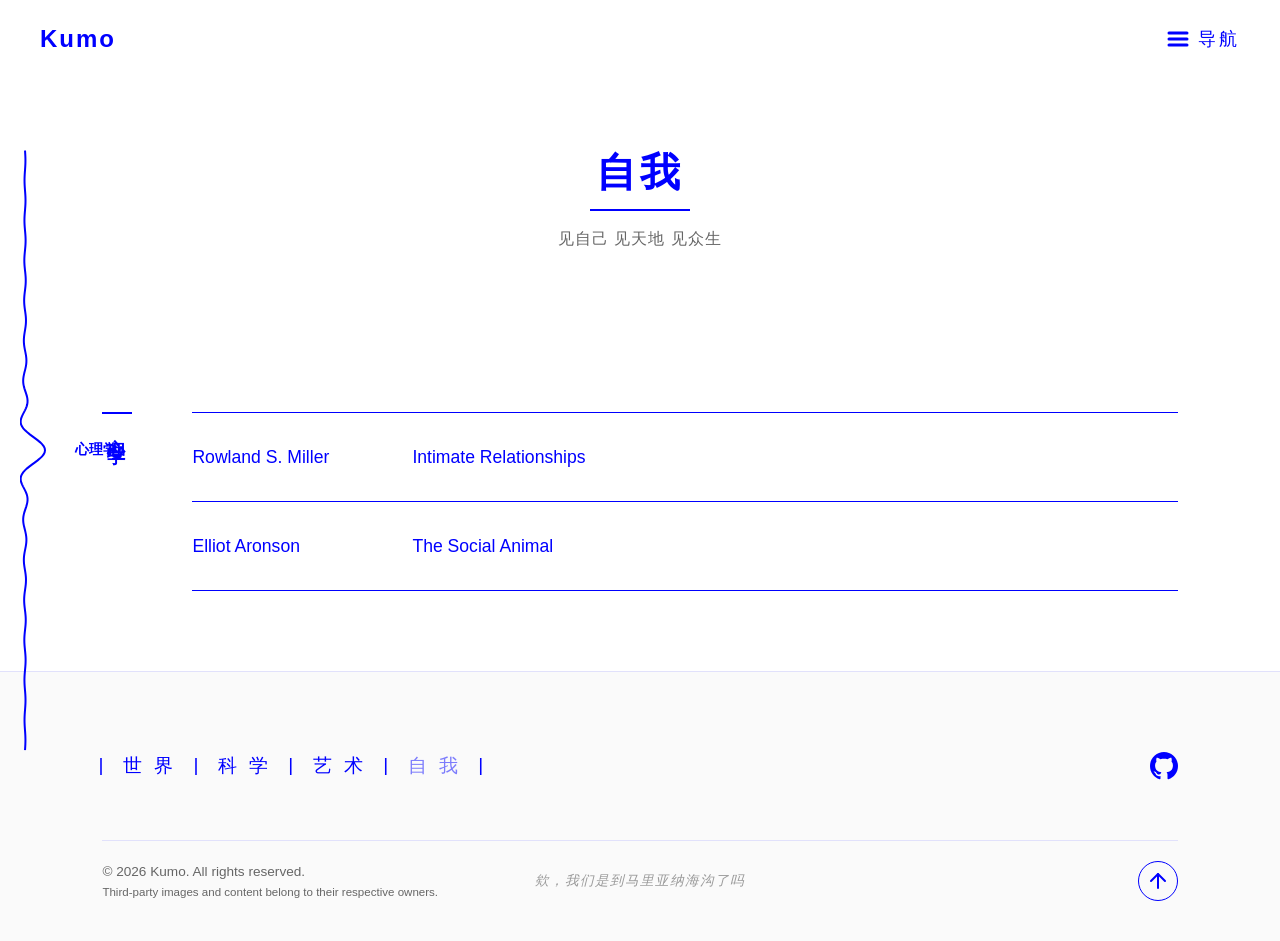
<file: humanity.html>
<!DOCTYPE html>
<html lang="zh-CN">

<head>
    <meta charset="UTF-8">
    <meta name="viewport" content="width=device-width, initial-scale=1.0">
    <link rel="icon" type="image/png" href="./images/index/star.png">
    <title>探索自我中</title>
    <meta http-equiv="Content-Security-Policy"
        content="default-src 'self'; img-src 'self' data: https:; script-src 'self' 'unsafe-inline'; style-src 'self' 'unsafe-inline'; font-src 'self';">
    <link rel="stylesheet" href="substyle.css">
</head>

<body>

    <div class="main-wrapper" id="mainWrapper">

        <header id="header">
            <a href="index.html" class="logo" id="homeLogo">Kumo</a>
            <div class="menu-btn" id="openMenuBtn">
                <svg width="24" height="24" viewBox="0 0 24 24" fill="none" stroke="currentColor" stroke-width="3"
                    stroke-linecap="round" stroke-linejoin="round" class="menu-icon-svg">
                    <line x1="3" y1="12" x2="21" y2="12"></line>
                    <line x1="3" y1="6" x2="21" y2="6"></line>
                    <line x1="3" y1="18" x2="21" y2="18"></line>
                </svg>
                导航
            </div>
        </header>

        <section class="science-intro">
            <h1 class="reveal wipe-left title-wipe">自我</h1>
            <div class="line reveal wipe-left line-wipe"></div>
            <p class="reveal subtitle-fade">见自己 见天地 见众生</p>

        </section>

        <section id="module-psy" class="works-module">
            <div class="works-container">
                <div class="works-sidebar reveal">
                    <div class="sidebar-line"></div>
                    <span class="sidebar-text zh-text">心理学</span>
                </div>

                <div class="works-content">
                    <a href="https://www.mheducation.com/highered/product/intimate-relationships-miller.html?viewOption=student"
                        target="_blank" rel="noopener noreferrer" class="work-list-item reveal">
                        <div class="work-header">
                            <span class="work-author">Rowland S. Miller</span>
                            <span class="work-name">Intimate Relationships</span>
                        </div>
                        <div class="work-body">
                            <div class="work-body-inner">
                                <div class="work-img-wrapper">
                                    <img src="./images/humanity/ir.jpg" alt="Cover of the Intimate Relationships Book">
                                </div>
                            </div>
                        </div>
                    </a>

                    <a href="https://archive.org/details/socialanimal0000aron_e7y9" target="_blank"
                        rel="noopener noreferrer" class="work-list-item reveal">
                        <div class="work-header">
                            <span class="work-author">Elliot Aronson</span>
                            <span class="work-name">The Social Animal</span>
                        </div>
                        <div class="work-body">
                            <div class="work-body-inner">
                                <div class="work-img-wrapper">
                                    <img src="./images/humanity/tsa.jpg" alt="Cover of the Social Animal Book">
                                </div>
                            </div>
                        </div>
                    </a>
                </div>
            </div>

        </section>


        <footer class="site-footer">
            <div class="footer-top">
                <div class="footer-nav">
                    <div class="nav-slider"></div>
                    <span class="pipe">|</span>
                    <a href="world.html">世界</a>
                    <span class="pipe">|</span>
                    <a href="science.html">科学</a>
                    <span class="pipe">|</span>
                    <a href="art.html">艺术</a>
                    <span class="pipe">|</span>
                    <a href="humanity.html" class="disabled-link">自我</a>
                    <span class="pipe">|</span>
                </div>
                <div class="footer-social">
                    <a href="https://github.com/KumoZYW" target="_blank" rel="noopener noreferrer" aria-label="GitHub">
                        <svg width="28" height="28" viewBox="0 0 24 24" fill="currentColor">
                            <path
                                d="M12 0c-6.626 0-12 5.373-12 12 0 5.302 3.438 9.8 8.207 11.387.599.111.793-.261.793-.577v-2.234c-3.338.726-4.033-1.416-4.033-1.416-.546-1.387-1.333-1.756-1.333-1.756-1.089-.745.083-.729.083-.729 1.205.084 1.839 1.237 1.839 1.237 1.07 1.834 2.807 1.304 3.492.997.107-.775.418-1.305.762-1.604-2.665-.305-5.467-1.334-5.467-5.931 0-1.311.469-2.381 1.236-3.221-.124-.303-.535-1.524.117-3.176 0 0 1.008-.322 3.301 1.23.957-.266 1.983-.399 3.003-.404 1.02.005 2.047.138 3.006.404 2.291-1.552 3.297-1.23 3.297-1.23.653 1.653.242 2.874.118 3.176.77.84 1.235 1.911 1.235 3.221 0 4.609-2.807 5.624-5.479 5.921.43.372.823 1.102.823 2.222v3.293c0 .319.192.694.801.576 4.765-1.589 8.199-6.086 8.199-11.386 0-6.627-5.373-12-12-12z" />
                        </svg>
                    </a>
                </div>
            </div>

            <div class="footer-bottom">
                <div class="copyright">
                    <p>© 2026 Kumo. All rights reserved.</p>
                    <p style="font-size: 0.85em">Third-party images and content belong to their respective owners.</p>
                </div>
                <div class="mariana-text">欸，我们是到马里亚纳海沟了吗</div>
                <div class="back-to-top-btn" id="footerBackToTop" title="回到顶部">
                    <svg width="24" height="24" viewBox="0 0 24 24" fill="none" stroke="currentColor" stroke-width="2"
                        stroke-linecap="round" stroke-linejoin="round">
                        <line x1="12" y1="19" x2="12" y2="5"></line>
                        <polyline points="5 12 12 5 19 12"></polyline>
                    </svg>
                </div>
            </div>
        </footer>

    </div>

    <div class="menu-overlay" id="menuOverlay"></div>

    <div class="side-menu" id="sideMenu">

        <div class="menu-header">
            <a href="index.html" class="logo" id="menuHomeLogo" style="color: white;">Kumo</a>
            <div class="close-btn" id="closeMenuBtn">
                <svg width="24" height="24" viewBox="0 0 24 24" fill="none" stroke="currentColor" stroke-width="3"
                    stroke-linecap="round" stroke-linejoin="round" class="close-icon-svg">
                    <line x1="18" y1="6" x2="6" y2="18"></line>
                    <line x1="6" y1="6" x2="18" y2="18"></line>
                </svg>
                返回
            </div>
        </div>

        <div class="menu-slogan">
            <span class="slogan-line">疏影橫斜<span class="alt-char">水</span>清淺</span>
            <span class="slogan-line">暗香浮動月黃昏</span>
        </div>

        <div class="menu-content">
            <div class="large-links">
                <a href="world.html">世界</a>
                <a href="science.html">科学</a>
                <a href="art.html">艺术</a>
                <a href="humanity.html" class="disabled-link">自我</a>
            </div>

            <div class="bottom-links">
                <a href="index.html#about-module" class="about-link" onclick="closeMenu()">关于我</a>

                <div class="contact-row">
                    <span class="contact-text">联系我</span> <a href="https://github.com/KumoZYW" target="_blank"
                        rel="noopener noreferrer" class="github-icon" aria-label="GitHub">
                        <svg width="28" height="28" viewBox="0 0 24 24" fill="currentColor">
                            <path
                                d="M12 0c-6.626 0-12 5.373-12 12 0 5.302 3.438 9.8 8.207 11.387.599.111.793-.261.793-.577v-2.234c-3.338.726-4.033-1.416-4.033-1.416-.546-1.387-1.333-1.756-1.333-1.756-1.089-.745.083-.729.083-.729 1.205.084 1.839 1.237 1.839 1.237 1.07 1.834 2.807 1.304 3.492.997.107-.775.418-1.305.762-1.604-2.665-.305-5.467-1.334-5.467-5.931 0-1.311.469-2.381 1.236-3.221-.124-.303-.535-1.524.117-3.176 0 0 1.008-.322 3.301 1.23.957-.266 1.983-.399 3.003-.404 1.02.005 2.047.138 3.006.404 2.291-1.552 3.297-1.23 3.297-1.23.653 1.653.242 2.874.118 3.176.77.84 1.235 1.911 1.235 3.221 0 4.609-2.807 5.624-5.479 5.921.43.372.823 1.102.823 2.222v3.293c0 .319.192.694.801.576 4.765-1.589 8.199-6.086 8.199-11.386 0-6.627-5.373-12-12-12z" />
                        </svg>
                    </a>
                </div>
            </div>
        </div>
    </div>

    <div id="sinc-indicator">
        <svg id="sinc-svg" width="50" height="600" viewBox="0 0 50 600">
            <path id="sinc-path" stroke="#0000ff" stroke-width="2" fill="none" />
        </svg>
        <ul id="sinc-list">
            <li data-target="module-psy">心理学</li>
        </ul>
    </div>
    <script src="sub.js"></script>

</body>

</html>
</file>
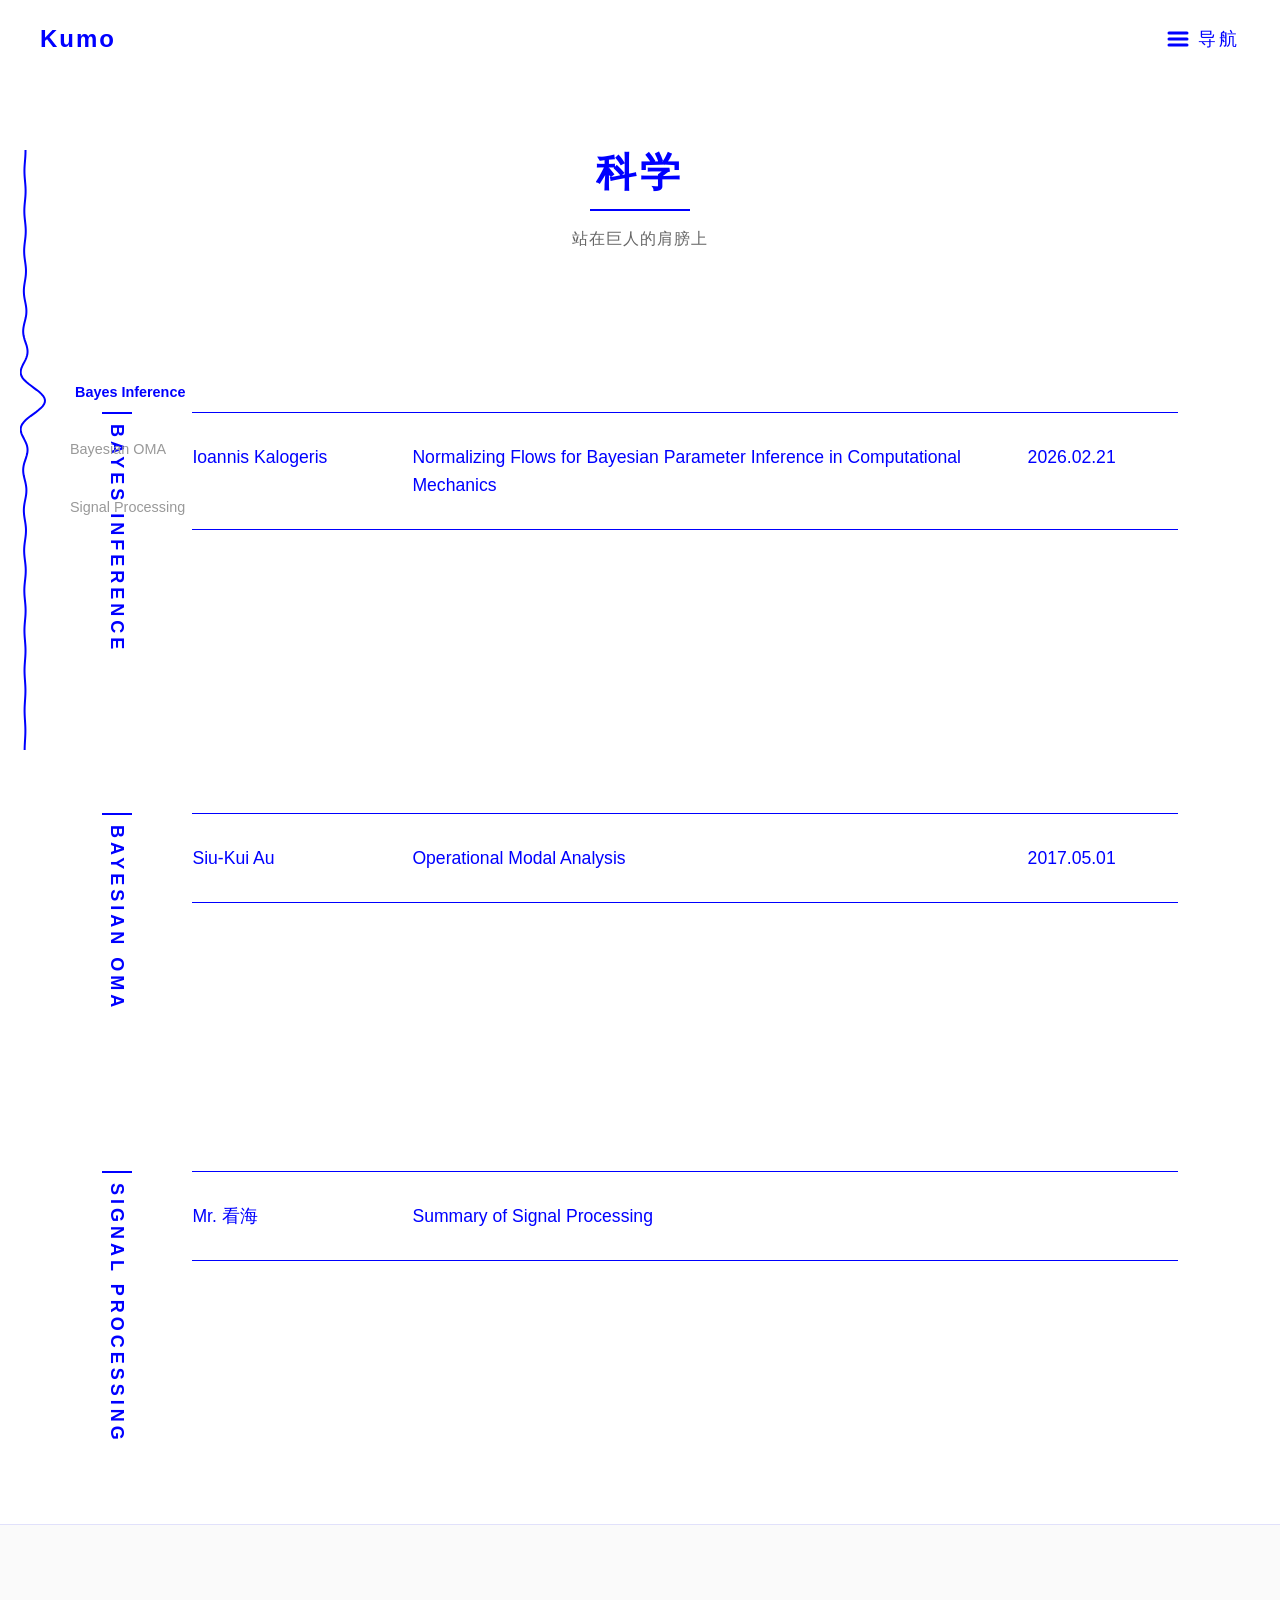
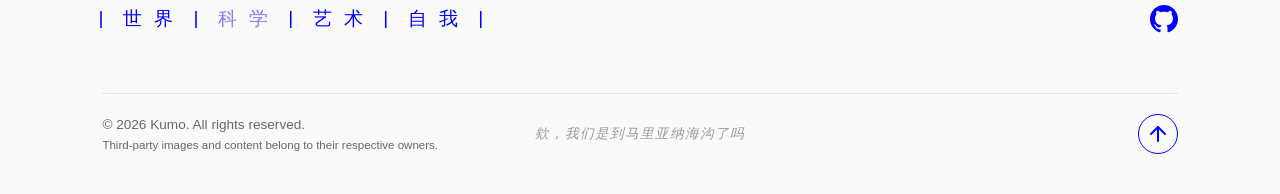
<file: science.html>
<!DOCTYPE html>
<html lang="zh-CN">

<head>
    <meta charset="UTF-8">
    <meta name="viewport" content="width=device-width, initial-scale=1.0">
    <link rel="icon" type="image/png" href="./images/index/star.png">
    <title>探索科学中</title>
    <meta http-equiv="Content-Security-Policy"
        content="default-src 'self'; img-src 'self' data: https:; script-src 'self' 'unsafe-inline'; style-src 'self' 'unsafe-inline'; font-src 'self';">
    <link rel="stylesheet" href="substyle.css">
</head>

<body>

    <div class="main-wrapper" id="mainWrapper">

        <header id="header">
            <a href="index.html" class="logo" id="homeLogo">Kumo</a>
            <div class="menu-btn" id="openMenuBtn">
                <svg width="24" height="24" viewBox="0 0 24 24" fill="none" stroke="currentColor" stroke-width="3"
                    stroke-linecap="round" stroke-linejoin="round" class="menu-icon-svg">
                    <line x1="3" y1="12" x2="21" y2="12"></line>
                    <line x1="3" y1="6" x2="21" y2="6"></line>
                    <line x1="3" y1="18" x2="21" y2="18"></line>
                </svg>
                导航
            </div>
        </header>

        <section class="science-intro">
            <h1 class="reveal wipe-left title-wipe">科学</h1>
            <div class="line reveal wipe-left line-wipe"></div>
            <p class="reveal subtitle-fade">站在巨人的肩膀上</p>

        </section>

        <section id="module-bi" class="works-module">
            <div class="works-container">
                <div class="works-sidebar reveal">
                    <div class="sidebar-line"></div>
                    <span class="sidebar-text">Bayes Inference</span>
                </div>

                <div class="works-content">
                    <a href="https://www.sciencedirect.com/science/article/abs/pii/S0952197626005440" target="_blank"
                        rel="noopener noreferrer" class="work-list-item reveal">
                        <div class="work-header">
                            <span class="work-author">Ioannis Kalogeris</span>
                            <span class="work-name">Normalizing Flows for Bayesian Parameter Inference in Computational
                                Mechanics</span>
                            <span class="work-date">2026.02.21</span>
                        </div>
                        <div class="work-body">
                            <div class="work-body-inner">
                                <div class="work-img-wrapper">
                                    <img src="./images/science/EAAI.jpg" alt="Cover of the EAAI Paper">
                                </div>
                            </div>
                        </div>
                    </a>
                </div>
            </div>

        </section>

        <section id="module-boma" class="works-module">
            <div class="works-container">
                <div class="works-sidebar reveal">
                    <div class="sidebar-line"></div>
                    <span class="sidebar-text">Bayesian OMA</span>
                </div>

                <div class="works-content">
                    <a href="https://link.springer.com/book/10.1007/978-981-10-4118-1" target="_blank"
                        rel="noopener noreferrer" class="work-list-item-link">
                        <div class="work-list-item reveal">
                            <div class="work-header">
                                <span class="work-author">Siu-Kui Au</span>
                                <span class="work-name">Operational Modal Analysis</span>
                                <span class="work-date">2017.05.01</span>
                            </div>
                            <div class="work-body">
                                <div class="work-body-inner">
                                    <div class="work-img-wrapper">
                                        <img src="./images/science/oma.png" alt="Cover of OMA Book">
                                    </div>
                                </div>
                            </div>
                        </div>
                    </a>

                </div>
            </div>
        </section>

        <section id="module-sp" class="works-module">
            <div class="works-container">
                <div class="works-sidebar reveal">
                    <div class="sidebar-line"></div>
                    <span class="sidebar-text">Signal processing</span>
                </div>

                <div class="works-content">
                    <a href="https://zhuanlan.zhihu.com/p/138141521" target="_blank" rel="noopener noreferrer"
                        class="work-list-item reveal">
                        <div class="work-header">
                            <span class="work-author">Mr. 看海</span>
                            <span class="work-name">Summary of Signal Processing</span>
                        </div>
                        <div class="work-body">
                            <div class="work-body-inner">
                                <div class="work-img-wrapper">
                                    <img src="./images/science/Mr_kanhai.png" alt="Homepage of Mr. 看海's blog">
                                </div>
                            </div>
                        </div>
                    </a>
                </div>

            </div>

        </section>

        <footer class="site-footer">
            <div class="footer-top">
                <div class="footer-nav">
                    <div class="nav-slider"></div>
                    <span class="pipe">|</span>
                    <a href="world.html">世界</a>
                    <span class="pipe">|</span>
                    <a href="science.html" class="disabled-link">科学</a>
                    <span class="pipe">|</span>
                    <a href="art.html">艺术</a>
                    <span class="pipe">|</span>
                    <a href="humanity.html">自我</a>
                    <span class="pipe">|</span>
                </div>
                <div class="footer-social">
                    <a href="https://github.com/KumoZYW" target="_blank" rel="noopener noreferrer" aria-label="GitHub">
                        <svg width="28" height="28" viewBox="0 0 24 24" fill="currentColor">
                            <path
                                d="M12 0c-6.626 0-12 5.373-12 12 0 5.302 3.438 9.8 8.207 11.387.599.111.793-.261.793-.577v-2.234c-3.338.726-4.033-1.416-4.033-1.416-.546-1.387-1.333-1.756-1.333-1.756-1.089-.745.083-.729.083-.729 1.205.084 1.839 1.237 1.839 1.237 1.07 1.834 2.807 1.304 3.492.997.107-.775.418-1.305.762-1.604-2.665-.305-5.467-1.334-5.467-5.931 0-1.311.469-2.381 1.236-3.221-.124-.303-.535-1.524.117-3.176 0 0 1.008-.322 3.301 1.23.957-.266 1.983-.399 3.003-.404 1.02.005 2.047.138 3.006.404 2.291-1.552 3.297-1.23 3.297-1.23.653 1.653.242 2.874.118 3.176.77.84 1.235 1.911 1.235 3.221 0 4.609-2.807 5.624-5.479 5.921.43.372.823 1.102.823 2.222v3.293c0 .319.192.694.801.576 4.765-1.589 8.199-6.086 8.199-11.386 0-6.627-5.373-12-12-12z" />
                        </svg>
                    </a>
                </div>
            </div>

            <div class="footer-bottom">
                <div class="copyright">
                    <p>© 2026 Kumo. All rights reserved.</p>
                    <p style="font-size: 0.85em">Third-party images and content belong to their respective owners.</p>
                </div>
                <div class="mariana-text">欸，我们是到马里亚纳海沟了吗</div>
                <div class="back-to-top-btn" id="footerBackToTop" title="回到顶部">
                    <svg width="24" height="24" viewBox="0 0 24 24" fill="none" stroke="currentColor" stroke-width="2"
                        stroke-linecap="round" stroke-linejoin="round">
                        <line x1="12" y1="19" x2="12" y2="5"></line>
                        <polyline points="5 12 12 5 19 12"></polyline>
                    </svg>
                </div>
            </div>
        </footer>

    </div>

    <div class="menu-overlay" id="menuOverlay"></div>

    <div class="side-menu" id="sideMenu">

        <div class="menu-header">
            <a href="index.html" class="logo" id="menuHomeLogo" style="color: white;">Kumo</a>
            <div class="close-btn" id="closeMenuBtn">
                <svg width="24" height="24" viewBox="0 0 24 24" fill="none" stroke="currentColor" stroke-width="3"
                    stroke-linecap="round" stroke-linejoin="round" class="close-icon-svg">
                    <line x1="18" y1="6" x2="6" y2="18"></line>
                    <line x1="6" y1="6" x2="18" y2="18"></line>
                </svg>
                返回
            </div>
        </div>

        <div class="menu-slogan">
            <span class="slogan-line">疏影橫斜<span class="alt-char">水</span>清淺</span>
            <span class="slogan-line">暗香浮動月黃昏</span>
        </div>

        <div class="menu-content">
            <div class="large-links">
                <a href="world.html">世界</a>
                <a href="science.html" class="disabled-link">科学</a>
                <a href="art.html">艺术</a>
                <a href="humanity.html">自我</a>
            </div>

            <div class="bottom-links">
                <a href="index.html#about-module" class="about-link" onclick="closeMenu()">关于我</a>

                <div class="contact-row">
                    <span class="contact-text">联系我</span> <a href="https://github.com/KumoZYW" target="_blank"
                        rel="noopener noreferrer" class="github-icon" aria-label="GitHub">
                        <svg width="28" height="28" viewBox="0 0 24 24" fill="currentColor">
                            <path
                                d="M12 0c-6.626 0-12 5.373-12 12 0 5.302 3.438 9.8 8.207 11.387.599.111.793-.261.793-.577v-2.234c-3.338.726-4.033-1.416-4.033-1.416-.546-1.387-1.333-1.756-1.333-1.756-1.089-.745.083-.729.083-.729 1.205.084 1.839 1.237 1.839 1.237 1.07 1.834 2.807 1.304 3.492.997.107-.775.418-1.305.762-1.604-2.665-.305-5.467-1.334-5.467-5.931 0-1.311.469-2.381 1.236-3.221-.124-.303-.535-1.524.117-3.176 0 0 1.008-.322 3.301 1.23.957-.266 1.983-.399 3.003-.404 1.02.005 2.047.138 3.006.404 2.291-1.552 3.297-1.23 3.297-1.23.653 1.653.242 2.874.118 3.176.77.84 1.235 1.911 1.235 3.221 0 4.609-2.807 5.624-5.479 5.921.43.372.823 1.102.823 2.222v3.293c0 .319.192.694.801.576 4.765-1.589 8.199-6.086 8.199-11.386 0-6.627-5.373-12-12-12z" />
                        </svg>
                    </a>
                </div>
            </div>
        </div>
    </div>

    <div id="sinc-indicator">
        <svg id="sinc-svg" width="50" height="600" viewBox="0 0 50 600">
            <path id="sinc-path" stroke="#0000ff" stroke-width="2" fill="none" />
        </svg>
        <ul id="sinc-list">
            <li data-target="module-bi">Bayes Inference</li>
            <li data-target="module-boma">Bayesian OMA</li>
            <li data-target="module-sp">Signal Processing</li>
        </ul>
    </div>
    <script src="sub.js"></script>

</body>

</html>
</file>
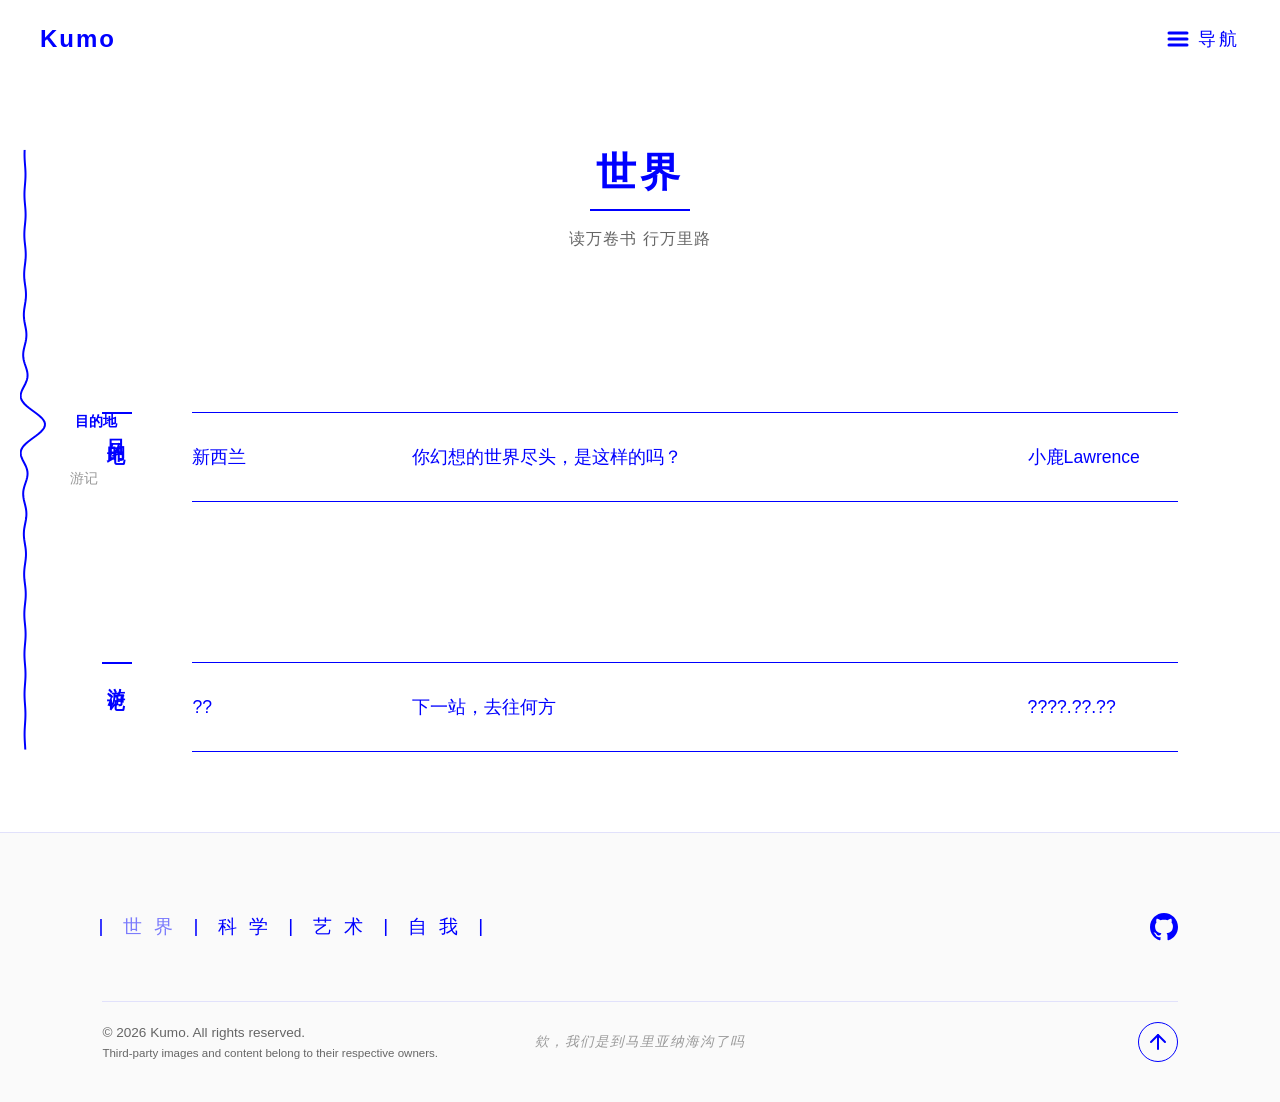
<file: world.html>
<!DOCTYPE html>
<html lang="zh-CN">

<head>
    <meta charset="UTF-8">
    <meta name="viewport" content="width=device-width, initial-scale=1.0">
    <link rel="icon" type="image/png" href="./images/index/star.png">
    <title>探索世界中</title>
    <meta http-equiv="Content-Security-Policy"
        content="default-src 'self'; img-src 'self' data: https:; script-src 'self' 'unsafe-inline'; style-src 'self' 'unsafe-inline'; font-src 'self';">
    <link rel="stylesheet" href="substyle.css">
</head>

<body>

    <div class="main-wrapper" id="mainWrapper">

        <header id="header">
            <a href="index.html" class="logo" id="homeLogo">Kumo</a>
            <div class="menu-btn" id="openMenuBtn">
                <svg width="24" height="24" viewBox="0 0 24 24" fill="none" stroke="currentColor" stroke-width="3"
                    stroke-linecap="round" stroke-linejoin="round" class="menu-icon-svg">
                    <line x1="3" y1="12" x2="21" y2="12"></line>
                    <line x1="3" y1="6" x2="21" y2="6"></line>
                    <line x1="3" y1="18" x2="21" y2="18"></line>
                </svg>
                导航
            </div>
        </header>

        <section class="science-intro">
            <h1 class="reveal wipe-left title-wipe">世界</h1>
            <div class="line reveal wipe-left line-wipe"></div>
            <p class="reveal subtitle-fade">读万卷书 行万里路</p>

        </section>

        <section id="module-dst" class="works-module">
            <div class="works-container">
                <div class="works-sidebar reveal">
                    <div class="sidebar-line"></div>
                    <span class="sidebar-text zh-text">目的地</span>
                </div>

                <div class="works-content">
                    <a href="https://www.bilibili.com/video/BV1Dm4y1g74f/?spm_id_from=333.337.search-card.all.click&vd_source=d629a0cfd80738dca8cafb2c94c22a67"
                        target="_blank" rel="noopener noreferrer" class="work-list-item reveal">
                        <div class="work-header">
                            <span class="work-author">新西兰</span>
                            <span class="work-name">你幻想的世界尽头，是这样的吗？</span>
                            <span class="work-date">小鹿Lawrence</span>
                        </div>
                        <div class="work-body">
                            <div class="work-body-inner">
                                <div class="work-img-wrapper">
                                    <img src="./images/world/nz.png" alt="New Zealand">
                                </div>
                            </div>
                        </div>
                    </a>
                </div>
            </div>

        </section>

        <section id="module-notes" class="works-module">
            <div class="works-container">
                <div class="works-sidebar reveal">
                    <div class="sidebar-line"></div>
                    <span class="sidebar-text zh-text">游记</span>
                </div>

                <div class="works-content">

                    <div class="work-list-item reveal">
                        <div class="work-header">
                            <span class="work-author">??</span>
                            <span class="work-name">下一站，去往何方</span>
                            <span class="work-date">????.??.??</span>
                        </div>
                        <div class="work-body">
                            <div class="work-body-inner gallery-inner">
                                <div class="gallery-wrapper">
                                    <div class="gallery-track direction-left">
                                        <img src="./images/world/Zenibako Beach.jpg" alt="Zenibako Beach">
                                        <img src="./images/world/Singapore.jpg" alt="Singapore">
                                        <img src="./images/world/HongKong.jpg" alt="Hong Kong">

                                        <img src="./images/world/Zenibako Beach.jpg" alt="Zenibako Beach">
                                        <img src="./images/world/Singapore.jpg" alt="Singapore">
                                        <img src="./images/world/HongKong.jpg" alt="Hong Kong">
                                    </div>
                                </div>
                            </div>
                        </div>
                    </div>

                </div>
            </div>
        </section>


        <footer class="site-footer">
            <div class="footer-top">
                <div class="footer-nav">
                    <div class="nav-slider"></div>
                    <span class="pipe">|</span>
                    <a href="world.html" class="disabled-link">世界</a>
                    <span class="pipe">|</span>
                    <a href="science.html">科学</a>
                    <span class="pipe">|</span>
                    <a href="art.html">艺术</a>
                    <span class="pipe">|</span>
                    <a href="humanity.html">自我</a>
                    <span class="pipe">|</span>
                </div>
                <div class="footer-social">
                    <a href="https://github.com/KumoZYW" target="_blank" rel="noopener noreferrer" aria-label="GitHub">
                        <svg width="28" height="28" viewBox="0 0 24 24" fill="currentColor">
                            <path
                                d="M12 0c-6.626 0-12 5.373-12 12 0 5.302 3.438 9.8 8.207 11.387.599.111.793-.261.793-.577v-2.234c-3.338.726-4.033-1.416-4.033-1.416-.546-1.387-1.333-1.756-1.333-1.756-1.089-.745.083-.729.083-.729 1.205.084 1.839 1.237 1.839 1.237 1.07 1.834 2.807 1.304 3.492.997.107-.775.418-1.305.762-1.604-2.665-.305-5.467-1.334-5.467-5.931 0-1.311.469-2.381 1.236-3.221-.124-.303-.535-1.524.117-3.176 0 0 1.008-.322 3.301 1.23.957-.266 1.983-.399 3.003-.404 1.02.005 2.047.138 3.006.404 2.291-1.552 3.297-1.23 3.297-1.23.653 1.653.242 2.874.118 3.176.77.84 1.235 1.911 1.235 3.221 0 4.609-2.807 5.624-5.479 5.921.43.372.823 1.102.823 2.222v3.293c0 .319.192.694.801.576 4.765-1.589 8.199-6.086 8.199-11.386 0-6.627-5.373-12-12-12z" />
                        </svg>
                    </a>
                </div>
            </div>

            <div class="footer-bottom">
                <div class="copyright">
                    <p>© 2026 Kumo. All rights reserved.</p>
                    <p style="font-size: 0.85em">Third-party images and content belong to their respective owners.</p>
                </div>
                <div class="mariana-text">欸，我们是到马里亚纳海沟了吗</div>
                <div class="back-to-top-btn" id="footerBackToTop" title="回到顶部">
                    <svg width="24" height="24" viewBox="0 0 24 24" fill="none" stroke="currentColor" stroke-width="2"
                        stroke-linecap="round" stroke-linejoin="round">
                        <line x1="12" y1="19" x2="12" y2="5"></line>
                        <polyline points="5 12 12 5 19 12"></polyline>
                    </svg>
                </div>
            </div>
        </footer>

    </div>

    <div class="menu-overlay" id="menuOverlay"></div>

    <div class="side-menu" id="sideMenu">

        <div class="menu-header">
            <a href="index.html" class="logo" id="menuHomeLogo" style="color: white;">Kumo</a>
            <div class="close-btn" id="closeMenuBtn">
                <svg width="24" height="24" viewBox="0 0 24 24" fill="none" stroke="currentColor" stroke-width="3"
                    stroke-linecap="round" stroke-linejoin="round" class="close-icon-svg">
                    <line x1="18" y1="6" x2="6" y2="18"></line>
                    <line x1="6" y1="6" x2="18" y2="18"></line>
                </svg>
                返回
            </div>
        </div>

        <div class="menu-slogan">
            <span class="slogan-line">疏影橫斜<span class="alt-char">水</span>清淺</span>
            <span class="slogan-line">暗香浮動月黃昏</span>
        </div>

        <div class="menu-content">
            <div class="large-links">
                <a href="world.html" class="disabled-link">世界</a>
                <a href="science.html">科学</a>
                <a href="art.html">艺术</a>
                <a href="humanity.html">自我</a>
            </div>

            <div class="bottom-links">
                <a href="index.html#about-module" class="about-link" onclick="closeMenu()">关于我</a>

                <div class="contact-row">
                    <span class="contact-text">联系我</span> <a href="https://github.com/KumoZYW" target="_blank"
                        rel="noopener noreferrer" class="github-icon" aria-label="GitHub">
                        <svg width="28" height="28" viewBox="0 0 24 24" fill="currentColor">
                            <path
                                d="M12 0c-6.626 0-12 5.373-12 12 0 5.302 3.438 9.8 8.207 11.387.599.111.793-.261.793-.577v-2.234c-3.338.726-4.033-1.416-4.033-1.416-.546-1.387-1.333-1.756-1.333-1.756-1.089-.745.083-.729.083-.729 1.205.084 1.839 1.237 1.839 1.237 1.07 1.834 2.807 1.304 3.492.997.107-.775.418-1.305.762-1.604-2.665-.305-5.467-1.334-5.467-5.931 0-1.311.469-2.381 1.236-3.221-.124-.303-.535-1.524.117-3.176 0 0 1.008-.322 3.301 1.23.957-.266 1.983-.399 3.003-.404 1.02.005 2.047.138 3.006.404 2.291-1.552 3.297-1.23 3.297-1.23.653 1.653.242 2.874.118 3.176.77.84 1.235 1.911 1.235 3.221 0 4.609-2.807 5.624-5.479 5.921.43.372.823 1.102.823 2.222v3.293c0 .319.192.694.801.576 4.765-1.589 8.199-6.086 8.199-11.386 0-6.627-5.373-12-12-12z" />
                        </svg>
                    </a>
                </div>
            </div>
        </div>
    </div>

    <div id="sinc-indicator">
        <svg id="sinc-svg" width="50" height="600" viewBox="0 0 50 600">
            <path id="sinc-path" stroke="#0000ff" stroke-width="2" fill="none" />
        </svg>
        <ul id="sinc-list">
            <li data-target="module-dst">目的地</li>
            <li data-target="module-notes">游记</li>
        </ul>
    </div>
    <script src="sub.js"></script>

</body>

</html>
</file>
<file: substyle.css>
/* ==================================
基础重置与全局样式 (复用自 index.html)
================================== */
@font-face {
    font-family: 'WangXiZhi';
    src: url('./fonts/wangxizhi-subset.woff2') format('woff2');
    font-weight: normal;
    font-style: normal;
    font-display: swap;
    /* 优化加载体验 */
}

* {
    margin: 0;
    padding: 0;
    box-sizing: border-box;
}

body,
html {
    font-family: 'Helvetica Neue', Arial, sans-serif;
    color: #333;
    background-color: #fff;
    line-height: 1.6;
    width: 100%;
    overflow-x: hidden;
}

/* =========================================
   自定义滚动条样式 
   ========================================= */


::-webkit-scrollbar {
    width: 8px;
    /* 纵向滚动条宽度 */
    background-color: transparent;
    /* 轨道背景设为透明 */
}

::-webkit-scrollbar-track {
    background-color: #fafafa;
}

::-webkit-scrollbar-button {
    display: none;
}

::-webkit-scrollbar-thumb {
    background-color: #0000ff;
    border-right: 2px solid transparent;
    background-clip: padding-box;
}

.no-scroll {
    overflow: hidden !important;
}

a {
    text-decoration: none;
    color: inherit;
}

/* ----------------------------------
           当前页面链接禁用状态
---------------------------------- */
.disabled-link {
    opacity: 0.5 !important;
    /* 变成 30% 的半透明 */
    pointer-events: none !important;
    /* 彻底禁用鼠标交互，无法点击和悬停 */
    cursor: default !important;
    /* 鼠标悬浮时不再是小手，而是普通箭头 */
}

/* 页头Header (复用自 index.html) */
header {
    position: fixed;
    top: 0;
    width: 100%;
    padding: 20px 40px;
    display: flex;
    justify-content: space-between;
    align-items: center;
    z-index: 100;
    transition: background-color 0.3s ease;
}

.logo {
    font-size: 24px;
    font-weight: bold;
    letter-spacing: 2px;
    cursor: pointer;
    transition: opacity 0.3s ease;
    color: #0000ff;
}

.logo:hover {
    opacity: 0.7;
}

.menu-btn {
    display: flex;
    align-items: center;
    gap: 8px;
    font-size: 18px;
    color: #0000ff;
    cursor: pointer;
    transition: opacity 0.3s ease, visibility 0.3s ease;
    letter-spacing: 3px;
}

.menu-btn:hover {
    opacity: 0.7;
}

.menu-icon-svg {
    display: block;
    transition: transform 0.3s ease, opacity 0.3s ease;
}

.menu-btn:hover .menu-icon-svg {
    transform: translateX(3px);
    opacity: 0.7;
}

/* 菜单蒙层与侧边栏 (复用自 index.html) */
.menu-overlay {
    position: fixed;
    top: 0;
    left: 0;
    width: 100%;
    height: 100vh;
    background-color: transparent;
    z-index: 990;
    visibility: hidden;
    cursor: w-resize;
}

.menu-overlay.active {
    visibility: visible;
}

.side-menu {
    position: fixed;
    top: 0;
    right: 0;
    width: calc(100% - 90px);
    height: 100vh;
    background-image:
        linear-gradient(rgba(0, 0, 0, 0.4), rgba(0, 0, 0, 0.4)),
        url('./images/index/sidemenu.jpg');
    background-size: cover;
    background-position: center;
    background-repeat: no-repeat;
    color: white;
    z-index: 999;
    display: flex;
    flex-direction: column;
    border-top-left-radius: 20px;
    box-shadow: -10px 0 40px rgba(0, 0, 0, 0.15);
    transform: translateX(100%);
    visibility: hidden;
    transition: transform 0.6s cubic-bezier(0.16, 1, 0.3, 1), visibility 0.6s;
    overflow: hidden;
}

.side-menu.active {
    transform: translateX(0);
    visibility: visible;
}

.menu-header {
    padding: 20px 40px;
    display: flex;
    justify-content: space-between;
    align-items: center;
    position: relative;
    z-index: 10;
}

.close-btn {
    display: flex;
    align-items: center;
    gap: 8px;
    font-size: 18px;
    color: white;
    cursor: pointer;
    transition: opacity 0.3s ease;
    letter-spacing: 3px;
}

.close-btn:hover {
    opacity: 0.7;
}

.close-icon-svg {
    display: block;
    transition: transform 0.2s ease;
}

.close-btn:hover .close-icon-svg {
    transform: rotate(720deg);
}

.menu-slogan {
    position: absolute;
    left: 8vw;
    top: 50%;
    transform: translateY(-50%);
    font-family: 'WangXiZhi', 'KaiTi', 'STKaiti', serif;
    font-size: clamp(2.5rem, 4vw, 4.5rem);
    color: rgba(255, 255, 255, 0.7);
    pointer-events: none;
    display: flex;
    flex-direction: column;
    gap: 15px;
    letter-spacing: 4px;
}

.slogan-line {
    clip-path: inset(0 100% 0 0);
    transition: clip-path 1.2s cubic-bezier(0.4, 0, 0.2, 1);
    padding: 0 20px;
    margin-left: -20px;
    white-space: nowrap;
}

.slogan-line:nth-child(2) {
    transform: translateX(2em);
}

.alt-char {
    font-feature-settings: "aalt" 1;

    /* 可选微调 */
    /* font-size: 1.1em; */
    /* transform: translateX(-2px) translateY(2px); */
    display: inline-block;
}

.side-menu.active .slogan-line:nth-child(1) {
    clip-path: inset(0 0 0 0);
    transition-delay: 0.4s;
}

.side-menu.active .slogan-line:nth-child(2) {
    clip-path: inset(0 0 0 0);
    transition-delay: 1.2s;
}

.menu-content {
    flex: 1;
    display: flex;
    flex-direction: column;
    justify-content: center;
    padding-left: clamp(40px, 57%, 1000px);
    min-height: max-content;
    padding-right: 40px;
    margin-top: 0;
}

.large-links {
    display: flex;
    flex-direction: column;
    gap: 15px;
    margin-bottom: 50px;
}

.large-links a {
    font-size: clamp(2.5rem, 5vw, 3.5rem);
    font-weight: 300;
    letter-spacing: 10px;
    transition: transform 0.3s ease, opacity 0.3s ease;
    transform-origin: left center;
    display: inline-block;
    white-space: nowrap;
    outline: none;
    -webkit-tap-highlight-color: transparent;
}

.large-links a:hover {
    transform: translateX(20px);
    opacity: 0.7;
}

.bottom-links {
    display: flex;
    flex-direction: column;
    gap: 10px;
    margin-left: 10px;
}

.about-link,
.contact-text {
    font-size: 1.2rem;
    font-weight: 300;
    letter-spacing: 6px;
    color: white;
    text-decoration: none;
    display: inline-block;
}

.about-link {
    transition: opacity 0.3s ease;
}

.about-link:hover {
    opacity: 0.7;
}

.contact-row {
    display: flex;
    align-items: center;
    gap: 60px;
}

.github-icon {
    display: flex;
    align-items: center;
    color: white;
    transition: opacity 0.3s ease;
}

.github-icon:hover {
    opacity: 0.7;
}

/* 页面揭示动画 (复用自 index.html) */
.reveal {
    opacity: 0;
    transform: translateY(40px);
    transition: all 0.8s cubic-bezier(0.5, 0, 0, 1);
}

.reveal.active {
    opacity: 1;
    transform: translateY(0);
}

/* 页脚 site-footer (复用自 index.html) */
.site-footer {
    background-color: #fafafa;
    padding: 80px 8vw 40px 8vw;
    color: #0000ff;
    border-top: 1px solid rgba(0, 0, 255, 0.1);
}

.footer-top {
    display: flex;
    justify-content: space-between;
    align-items: center;
    padding-bottom: 60px;
    margin-bottom: 20px;
    border-bottom: 1px solid rgba(0, 0, 255, 0.1);
}

.footer-nav {
    display: flex;
    align-items: center;
    gap: 0;
    font-size: 1.2rem;
    font-weight: 500;
    position: relative;
    /* 让内部的绝对定位以它为准 */
    z-index: 1;
}

.footer-nav .pipe {
    color: #0000ff;
    font-weight: 300;
    margin: 0;
    margin: 0 -4px;
    /* 负值抵消 a 标签左右的 padding，确保 | 紧贴文字 */
    line-height: 1;
    /* 取消默认行高的干扰，确保对齐 */
    position: relative;
    top: -1px;
    /* 降低视觉高度 */
    z-index: 2;
    /* 保证在滑块之上 */
    pointer-events: none;
    /* 防止竖线干扰鼠标悬停检测 */
}

.footer-nav a {
    color: #0000ff;
    text-decoration: none;
    /*  控制 | 到文字的空隙。 */
    padding: 0px 12px 0px 24px;
    /* 增加词内部的字间距 */
    letter-spacing: 12px;
    position: relative;
    z-index: 2;
    /* 确保链接在竖线之上，避免被遮挡 */
    transition: color 0.3s ease;
    line-height: 1;
    /* 强制行高，让色块高度和 | 严格等高 */
    display: inline-block;
    white-space: nowrap;
}

.nav-slider {
    position: absolute;
    top: 0;
    left: 0;
    height: 100%;
    background-color: #0000ff;
    z-index: 0;
    /* 放在底层，文字和竖线在它上面 */
    opacity: 0;
    /* 默认隐藏 */
    pointer-events: none;
    /* 防止滑块自己挡住鼠标事件 */

    /* 位置和透明度都加上平滑过渡 */
    transition: transform 0.35s cubic-bezier(0.16, 1, 0.3, 1),
        width 0.35s cubic-bezier(0.16, 1, 0.3, 1),
        opacity 0.3s ease;
}

.footer-nav a:hover {
    color: #ffffff;
}

.footer-social a {
    color: #0000ff;
    display: flex;
    align-items: center;
    transition: opacity 0.3s ease;
}

.footer-social a:hover {
    opacity: 0.6;
}

.footer-bottom {
    display: flex;
    justify-content: space-between;
    align-items: center;
    position: relative;
    color: #666;
    font-size: 0.85rem;
}

.copyright {
    flex: 1;
}

.mariana-text {
    position: absolute;
    left: 50%;
    transform: translateX(-50%);
    color: #999;
    font-style: italic;
    letter-spacing: 1px;
}

.back-to-top-btn {
    display: flex;
    align-items: center;
    justify-content: center;
    width: 40px;
    height: 40px;
    border: 1px solid #0000ff;
    color: #0000ff;
    border-radius: 50%;
    cursor: pointer;
    transition: all 0.3s ease;
}

.back-to-top-btn:hover {
    background-color: #0000ff;
    color: #ffffff;
}

/* ----------------------------------
           页面主容器与新增功能
---------------------------------- */
.main-wrapper {
    position: relative;
    width: 100%;
    min-height: 100vh;
    background-color: #fff;
    transition: transform 0.6s cubic-bezier(0.16, 1, 0.3, 1);
    z-index: 1;
    overflow-x: hidden;
    /* 移除了 margin-top: 80px，防止顶部出现灰色缝隙 */
}

.main-wrapper.menu-open {
    transform: translateX(calc(-100% + 120px));
    pointer-events: none;
    user-select: none;
}

.main-wrapper.menu-open #openMenuBtn {
    opacity: 0;
    visibility: hidden;
    transition: opacity 0.3s ease, visibility 0.3s ease;
}

/* "科学" 顶部区域 */
.science-intro {
    text-align: center;
    /* 将避开导航栏的空间改用 padding-top 来实现 */
    padding: 140px 8vw 60px 8vw;
    margin-bottom: 20px;
    background-color: #fff;
}

.science-intro h1 {
    font-size: 2.5rem;
    color: #0000ff;
    letter-spacing: 4px;
    margin-bottom: 5px;
    font-weight: bold;
    display: inline-block;
}

/* ----------------------------------
           新增：从左到右的擦除动画
---------------------------------- */
.wipe-left {
    opacity: 1 !important;
    /* 覆盖默认 reveal 的透明度 */
    transform: none !important;
    /* 覆盖默认 reveal 的上浮 */
    clip-path: inset(0 100% 0 0);
    /* 初始状态：从右边把元素完全裁掉（不可见） */
    transition: clip-path 0.4s cubic-bezier(0.4, 0, 0.2, 1) !important;
}

/* 当滚动到视野内，JS 添加 active 后，展开裁剪范围 */
.wipe-left.active {
    clip-path: inset(0 0 0 0);
}

/* ----------------------------------
           控制出场顺序的延迟时间
---------------------------------- */
.title-wipe {
    transition-delay: 0.1s !important;
}

.line-wipe {
    transition-delay: 0.5s !important;
}

.subtitle-fade {
    transition-delay: 0.9s !important;
}

.science-intro .line {
    width: 100px;
    height: 2px;
    background-color: #0000ff;
    margin: 0 auto 15px;
}

.science-intro p {
    font-size: 1rem;
    color: #666;
    letter-spacing: 1px;
    max-width: 800px;
    /* 宽度 */
    margin: 0 auto;
}

/* Works 模块 沿用原格式并调整 */
.works-module {
    background-color: #fff;
    padding: 80px 8vw;
}

.works-module:first-of-type {
    border-top: none;
    /* 第一个模块不需要顶边框 */
}

.works-container {
    display: flex;
    gap: 60px;
    max-width: 1200px;
    /* 稍微缩小以对齐 indicator */
    margin: 0 auto;
    align-items: flex-start;
    width: 100%;
}

/* 左侧侧边栏结构与原 Works 模块一致 */
.works-sidebar {
    flex: 0 0 30px;
    display: flex;
    flex-direction: column;
    align-items: center;
    padding-top: 0px;
    gap: 10px;
}

.sidebar-line {
    width: 100%;
    height: 2px;
    background-color: #0000ff;
}

.sidebar-text {
    writing-mode: vertical-rl;
    color: #0000ff;
    font-size: 18px;
    font-weight: 700;
    letter-spacing: 4px;
    text-transform: uppercase;
    transform: translateX(-1px);
}

.sidebar-text.zh-text {
    transform: translateX(-2px);
    /* 微调位置，使其更靠近线条 */
}

/* 右侧列表区域 */
.works-content {
    flex: 1;
    display: flex;
    flex-direction: column;
}

.work-list-item {
    border-top: 1px solid #0000ff;
    color: #0000ff;
}

/* 最后一个元素加上底边框 */
.work-list-item:last-child {
    border-bottom: 1px solid #0000ff;
}

/* 列表常驻显示头部 (时间和名称) */
.work-header {
    display: flex;
    padding: 30px 0;
    cursor: pointer;
    font-size: 1.1rem;
    transition: opacity 0.3s ease;
}

.work-header:hover {
    opacity: 0.7;
}

.work-author {
    flex: 0 0 220px;
    font-weight: 500;
}

.work-name {
    flex: 1;
    font-weight: 500;
}

.work-date {
    flex: 0 0 150px;
    font-weight: 500;
}

/* 隐藏的展开内容区 (使用 grid 动画实现平滑展开) */
.work-body {
    display: grid;
    grid-template-rows: 0fr;
    transition: grid-template-rows 0.5s cubic-bezier(0.16, 1, 0.3, 1);
}

.work-body-inner {
    overflow: hidden;
    display: flex;
    justify-content: flex-end;
    min-height: 0;
}

/* 鼠标悬停在 item 上时展开 */
.work-list-item:hover .work-body {
    grid-template-rows: 1fr;
}

/* 照片容器占右半部分 */
.work-img-wrapper {
    width: 50%;
    margin-bottom: 30px;
}

.work-list-item-link {
    text-decoration: none;
    /* 去掉下划线 */
    color: inherit;
    /* 继承父级颜色，保持原样 */
    display: block;
    /* 让链接撑满整个项目宽度 */
}

.work-img-wrapper img {
    height: 250px;
    width: auto;
    aspect-ratio: 16 / 9;
    object-fit: cover;
    border-radius: 5px;
    /*添加圆角属性 */
    display: block;
    margin-left: auto;
}

/* ----------------------------------
           Gallery 流动图库模块
---------------------------------- */
/* 覆盖原本 flex-end 居右的设定，让画廊占满整行 */
.gallery-inner {
    display: block;
    width: 100%;
}

/* 画廊外层视窗，隐藏溢出的部分 */
.gallery-wrapper {
    width: 100%;
    overflow: hidden;
    white-space: nowrap;
    margin-bottom: 30px;
}

/* 轨道，存放所有的图片 */
.gallery-track {
    display: inline-flex;
    gap: 20px;
    /* 图片之间的间距 */
    width: max-content;
    /* 强制轨道宽度等于内容总宽 */
}

/* 画廊图片统一高度，宽度自适应，保持 16:9 裁切和圆角 */
.gallery-track img {
    height: 250px;
    /* 你可以根据需要调整这个高度 */
    width: auto;
    aspect-ratio: 16 / 9;
    object-fit: cover;
    border-radius: 5px;
    cursor: pointer;
}

/* 动画设定：20秒匀速无限循环 */
.gallery-track.direction-left {
    animation: scrollLeft 20s linear infinite;
}

.gallery-track.direction-right {
    animation: scrollRight 20s linear infinite;
}

/* 关键帧动画：向左滚动 */
@keyframes scrollLeft {
    0% {
        transform: translateX(0);
    }

    /* 因为有两组相同的图，滚动 50% 正好是一组图的宽度 + 一半的 gap */
    100% {
        transform: translateX(calc(-50% - 10px));
    }
}

/* 关键帧动画：向右滚动 */
@keyframes scrollRight {

    /* 向右滚动时，起点是左侧偏移状态 */
    0% {
        transform: translateX(calc(-50% - 10px));
    }

    100% {
        transform: translateX(0);
    }
}


/* ----------------------------------
           左侧 sinc 函数指示器
---------------------------------- */
#sinc-indicator {
    position: fixed;
    left: 20px;
    top: 50%;
    transform: translateY(-50%);
    display: flex;
    align-items: center;
    /* 纵向居中文字列表 */
    z-index: 1000;
    transition: opacity 0.3s ease, visibility 0.3s ease;
}

/* 当 body 被锁定（即侧边栏打开）时，隐藏左侧指示器 */
body.no-scroll #sinc-indicator {
    opacity: 0;
    visibility: hidden;
    pointer-events: none;
    /* 防止隐藏后还能被点击到 */
}

#sinc-svg {
    position: absolute;
    left: 0;
    top: 50%;
    /* 往下推50% */
    transform: translateY(-50%);
    /* 再拉回来一半，实现完美居中 */
}

#sinc-list {
    list-style: none;
    padding: 0;
    margin: 0 0 0 50px;
    /* 给左侧曲线留出50px空间，防重叠 */
    display: flex;
    flex-direction: column;
    gap: 40px;
    /* 拉开标题之间的纵向距离 */
}

#sinc-list li {
    font-size: 0.9rem;
    color: #999;
    cursor: pointer;
    transition: color 0.3s, transform 0.3s;
    line-height: 1.2;
}

#sinc-list li.active {
    color: #0000ff;
    font-weight: bold;
    transform: translateX(5px);
}

/* ----------------------------------
           移动端响应式调整
---------------------------------- */

@media (max-width: 1200px) {
    #sinc-indicator {
        display: none;
    }

    /* 较小屏幕隐藏 */
}

@media (max-width: 960px) {
    header {
        padding: 15px 20px !important;
        /* 将左右边距从 40px 缩小到 20px */
    }

    .menu-header {
        padding: 15px 20px !important;
        /* 缩小侧边栏头部的左右边距 */
    }

    /* 侧边栏变得更宽，留给主页的缝隙变小 */
    .side-menu {
        width: calc(100% - 60px);
    }

    /* 配合侧边栏，主页面向左移动的距离加大 */
    .main-wrapper.menu-open {
        transform: translateX(calc(-100% + 75px));
    }

    .menu-slogan {
        top: auto;
        bottom: 5%;
        left: 20px;
        transform: none;
        font-size: 2rem;
        gap: 5px;
    }

    .large-links {
        margin-bottom: 30px;
    }

    .menu-content {
        justify-content: flex-start;
        /* 取消原来的垂直居中，改为整体靠上对齐 */
        padding-top: 15%;
        /* 控制距离顶部的距离 */
        padding-left: 30%;
    }

    .science-intro h1 {
        font-size: 2rem;
    }

    .science-intro p {
        font-size: 0.9rem;
        padding: 0 20px;
    }

    /* Works 模块响应式调整 */
    .works-container {
        flex-direction: column;
        gap: 40px;
    }

    .works-sidebar {
        flex: none;
        flex-direction: row;
        padding-top: 0;
        align-items: center;
    }

    .sidebar-text {
        writing-mode: horizontal-tb;
        transform: none;
    }

    .sidebar-line {
        width: 30px;
        height: 2px;
    }

    .work-header {
        flex-direction: column;
        gap: 10px;
        padding: 20px 0;
    }

    .work-author,
    .work-date {
        flex: none;
        font-size: 0.9rem;
    }

    .work-img-wrapper {
        width: 100%;
        height: auto;
    }

    .footer-top {
        flex-direction: column;
        gap: 40px;
    }

    .footer-bottom {
        flex-direction: column;
        gap: 20px;
        text-align: center;
    }

    .mariana-text {
        position: static;
        transform: none;
    }

    .footer-nav a {
        letter-spacing: 10px;
        /* 减小字间距，适应换行后的视觉效果 */
        padding: 0 10px 0 20px;
    }

    .gallery-track img {
        height: 150px;
    }
}
</file>
